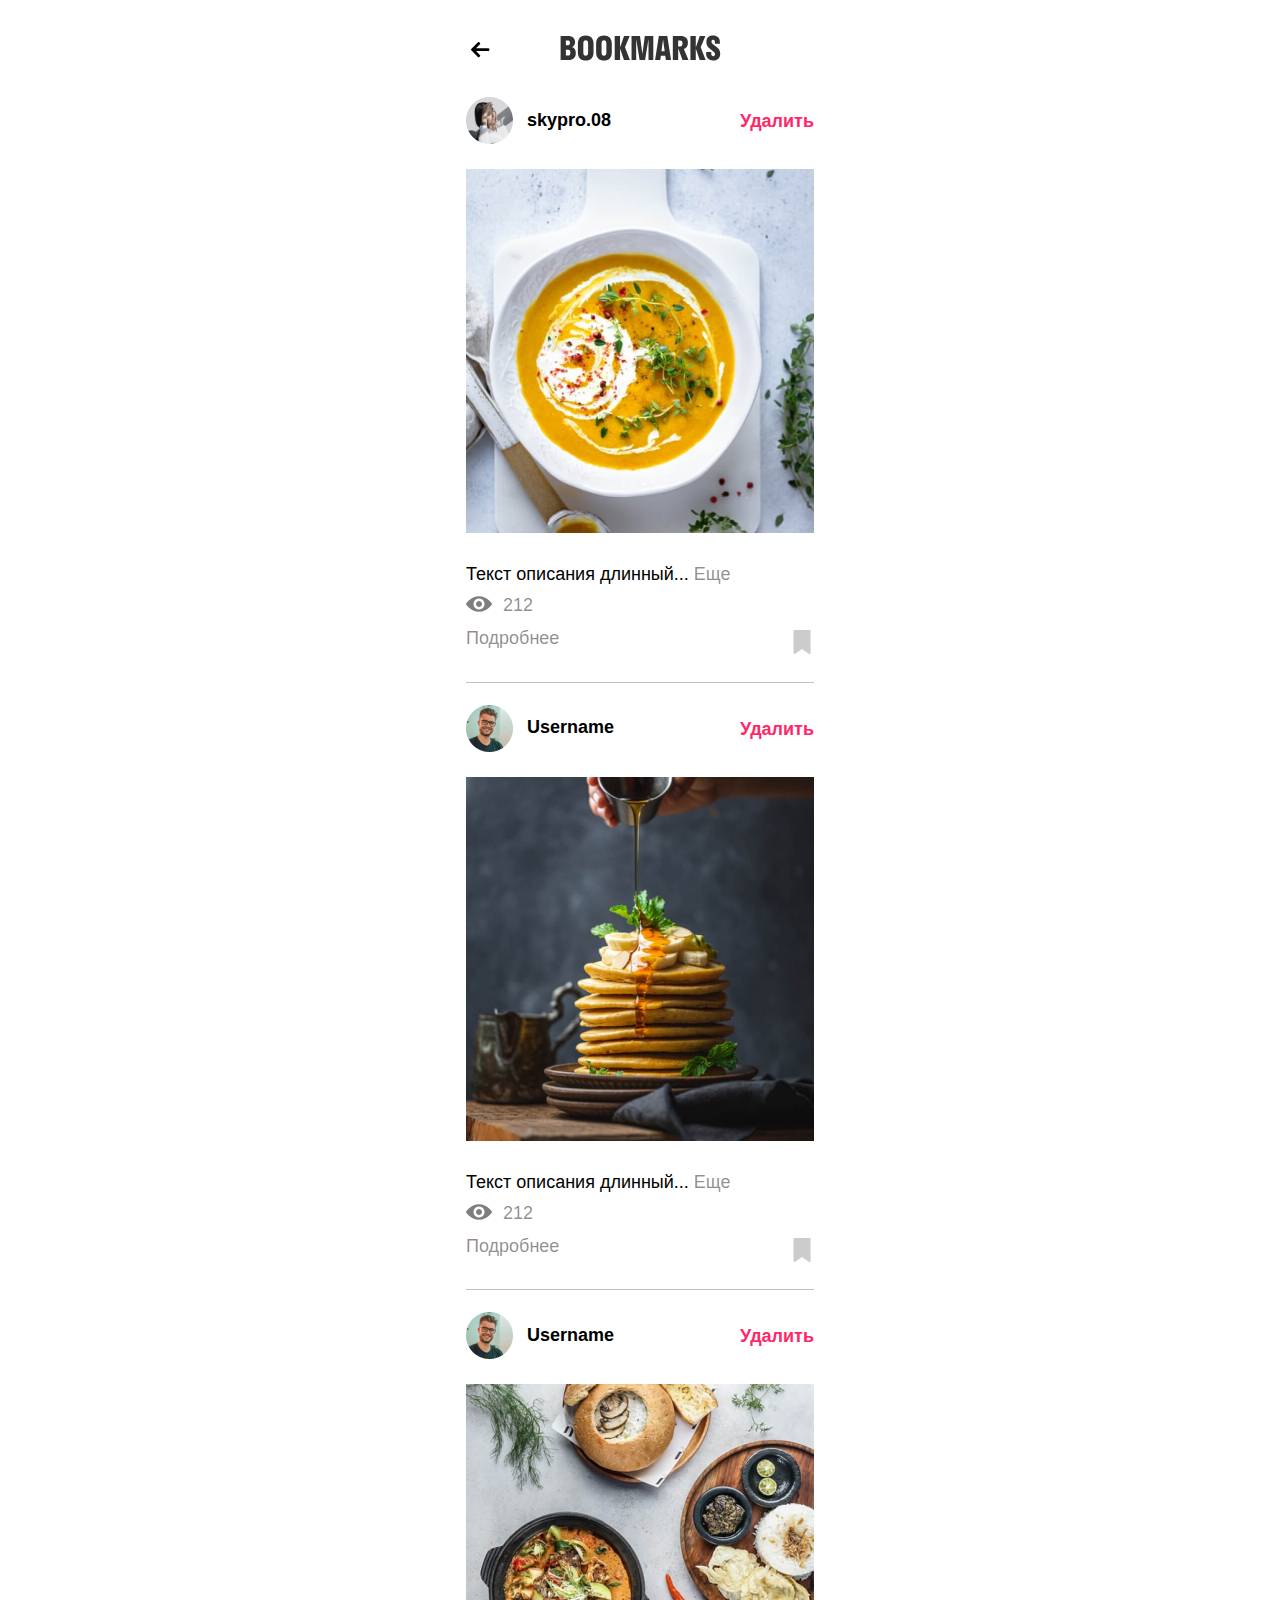
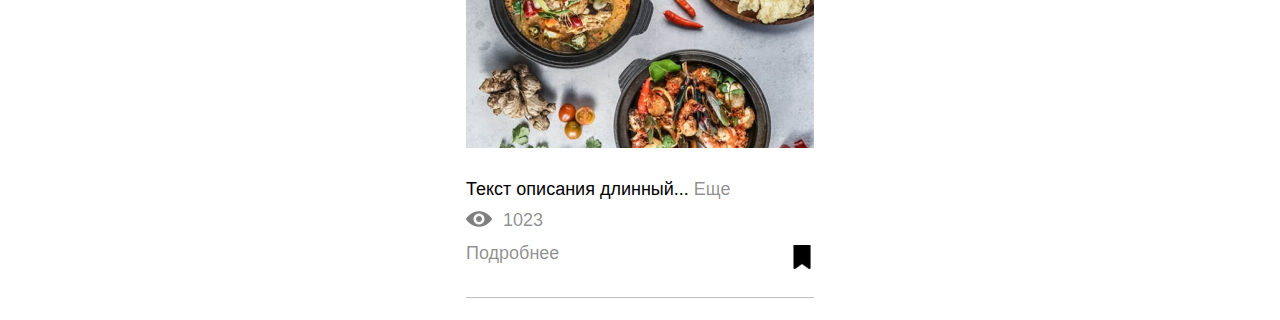
<file: templates/bookmarks.html>
<!DOCTYPE html>
<html lang="ru">

<head>
  <meta charset="UTF-8">
  <meta name="viewport" content="width=device-width, initial-scale=1.0">
  <title>SKYPROGRAM bookmarks</title>
  <link href="../static/css/styles.min.css" rel="stylesheet">
</head>

<body>
  <header class="container header">
    <div class="header__wrapper">
      <a href="/" class="header__btn-back">
        <svg class="header__btn-icon" width="19" height="16">
          <use xmlns:xlink="http://www.w3.org/1999/xlink" xlink:href="#back"></use>
        </svg>
      </a>
      <a href="/" class="header__logo-link">
        <svg class="header__logo" width="161" height="26">
          <use xmlns:xlink="http://www.w3.org/1999/xlink" xlink:href="#bookmarks"></use>
        </svg>
      </a>
    </div>
  </header>
  <main class="container">
    <section class="items">
      <div class="items__item item">
        <div class="item__top">
          <a href="/users/{{post.poster_name}}" class="item__head">
            <div class="item__ava-wrap">
              <img src="../static/img/ava1.png" alt="" class="item__ava" width="47">
            </div>
            <span class="item__username">skypro.08</span>
          </a>
          <a href="#" class="item__delete">Удалить</a>
        </div>
        <a href="/post.html" class="item__post-link">
          <img src="../static/img/post5.jpg" alt="" width="348" class="item__post-img">
        </a>
        <p class="item__descr">Текст описания длинный... <a href="/post.html" class="item__btn-more">Еще</a></p>
        <div class="item__post-info">
          <div class="item__counter">
            <img src="../static/img/eye.png" alt="" class="item__counter-icon" width="26">
            <span class="item__counter-text">212</span>
          </div>
        </div>
        <div class="item__post-bottom">
          <a href="/post.html" class="item__btn-more">Подробнее</a>
          <button type="button" class="item__bookmark-btn">
            <img src="../static/img/bookmark.png" alt="" class="item__bookmark-icon" width="24">
          </button>
        </div>
      </div>
      <div class="items__item item">
        <div class="item__top">
          <a href="/user-feed.html" class="item__head">
            <div class="item__ava-wrap">
              <img src="../static/img/ava2.png" alt="" class="item__ava" width="47">
            </div>
            <span class="item__username">Username</span>
          </a>
          <a href="#" class="item__delete">Удалить</a>
        </div>
        <a href="/post.html" class="item__post-link">
          <img src="../static/img/post6.jpg" alt="" width="348" class="item__post-img">
        </a>
        <p class="item__descr">Текст описания длинный... <a href="/post.html" class="item__btn-more">Еще</a></p>
        <div class="item__post-info">
          <div class="item__counter">
            <img src="../static/img/eye.png" alt="" class="item__counter-icon" width="26">
            <span class="item__counter-text">212</span>
          </div>
        </div>
        <div class="item__post-bottom">
          <a href="/post.html" class="item__btn-more">Подробнее</a>
          <button type="button" class="item__bookmark-btn">
            <img src="../static/img/bookmark.png" alt="" class="item__bookmark-icon" width="24">
          </button>
        </div>
      </div>
      <div class="items__item item">
        <div class="item__top">
          <a href="/user-feed.html" class="item__head">
            <div class="item__ava-wrap">
              <img src="../static/img/ava2.png" alt="" class="item__ava" width="47">
            </div>
            <span class="item__username">Username</span>
          </a>
          <a href="#" class="item__delete">Удалить</a>
        </div>
        <a href="/post.html" class="item__post-link">
          <img src="../static/img/post7.jpg" alt="" width="348" class="item__post-img">
        </a>
        <p class="item__descr">Текст описания длинный... <a href="/post.html" class="item__btn-more">Еще</a></p>
        <div class="item__post-info">
          <div class="item__counter">
            <img src="../static/img/eye.png" alt="" class="item__counter-icon" width="26">
            <span class="item__counter-text">1023</span>
          </div>
        </div>
        <div class="item__post-bottom">
          <a href="/post.html" class="item__btn-more">Подробнее</a>
          <button type="button" class="item__bookmark-btn active">
            <img src="../static/img/bookmark.png" alt="" class="item__bookmark-icon" width="24">
          </button>
        </div>
      </div>
    </section>
  </main>
  <svg xmlns="http://www.w3.org/2000/svg" style="display:none">
    <symbol id="back" viewbox="0 0 19 16" fill="none" width="19" height="16">
      <path d="m17.34 6.19.028.006H5.074L8.94 2.322c.19-.189.293-.445.293-.714 0-.269-.104-.523-.293-.713L8.338.294A.997.997 0 0 0 7.628 0a.997.997 0 0 0-.71.293L.293 6.917A.995.995 0 0 0 0 7.63c0 .27.103.524.293.713l6.625 6.625c.189.189.441.293.71.293.269 0 .52-.104.71-.293l.601-.602a.995.995 0 0 0 .293-.71.965.965 0 0 0-.293-.696L5.031 9.064h12.322c.554 0 1.02-.477 1.02-1.03v-.851c0-.554-.48-.994-1.033-.994Z" fill="#000" />
    </symbol>
    <symbol id="bookmarks" viewbox="0 0 161 26" fill="none" width="161" height="26">
      <path d="M0.6 25H8.856C12.984 25 15.8 22.6 15.8 18.216V17.576C15.8 14.824 14.328 12.936 12.088 12.04C13.912 11.208 15.064 9.672 15.064 7.336V7.016C15.064 3.08 12.248 0.999998 8.152 0.999998H0.6V25ZM7.64 5.48C9.144 5.48 9.944 6.056 9.944 7.56V7.88C9.944 9.576 9.144 10.28 7.64 10.28H5.88V5.48H7.64ZM8.056 14.76C9.528 14.76 10.36 15.464 10.36 17.384V17.704C10.36 19.688 9.528 20.52 8.056 20.52H5.88V14.76H8.056ZM25.7138 25.48C30.5778 25.48 33.5538 22.728 33.5538 17.16V8.84C33.5538 3.272 30.5778 0.519999 25.7138 0.519999C20.8498 0.519999 17.8738 3.272 17.8738 8.84V17.16C17.8738 22.728 20.8498 25.48 25.7138 25.48ZM25.7138 20.84C24.2098 20.84 23.3138 19.976 23.3138 17.32V8.68C23.3138 6.024 24.2418 5.16 25.7138 5.16C27.2178 5.16 28.1138 6.024 28.1138 8.68V17.32C28.1138 19.976 27.2178 20.84 25.7138 20.84ZM43.9638 25.48C48.8278 25.48 51.8038 22.728 51.8038 17.16V8.84C51.8038 3.272 48.8278 0.519999 43.9638 0.519999C39.0998 0.519999 36.1238 3.272 36.1238 8.84V17.16C36.1238 22.728 39.0998 25.48 43.9638 25.48ZM43.9638 20.84C42.4598 20.84 41.5638 19.976 41.5638 17.32V8.68C41.5638 6.024 42.4918 5.16 43.9638 5.16C45.4678 5.16 46.3638 6.024 46.3638 8.68V17.32C46.3638 19.976 45.4678 20.84 43.9638 20.84ZM60.0698 0.999998H54.6938V25H60.0698V13.544L63.9738 25H69.9258L64.9658 12.264L69.7018 0.999998H64.0378L60.0698 12.424V0.999998ZM85.1055 25L88.4975 3.976V25H93.2975V0.999998H84.7855L82.4175 19.08L79.9855 0.999998H71.5375V25H76.1775V3.944L79.6015 25H85.1055ZM98.8423 0.999998L95.0663 25H100.282L100.858 20.68H105.274L105.85 25H111.066L107.29 0.999998H98.8423ZM101.466 16.2L103.066 4.52L104.666 16.2H101.466ZM118.195 25V13.192L122.515 25H128.499L123.859 13.896C126.291 13.064 127.891 11.144 127.891 8.168V7.24C127.891 3.176 124.915 0.999998 120.819 0.999998H112.819V25H118.195ZM120.083 5.48C121.587 5.48 122.515 6.184 122.515 8.168V8.616C122.515 10.76 121.587 11.624 120.083 11.624H118.195V5.48H120.083ZM135.789 0.999998H130.413V25H135.789V13.544L139.693 25H145.645L140.685 12.264L145.421 0.999998H139.757L135.789 12.424V0.999998ZM146.368 6.952C146.368 10.216 147.808 12.136 149.888 13.704L152.448 15.656C154.112 16.936 155.072 17.672 155.072 19.304C155.072 20.456 154.368 21.16 153.184 21.16C152.032 21.16 151.264 20.264 151.264 18.856V17H146.144V19.08C146.144 23.208 149.312 25.48 153.184 25.48C157.056 25.48 160.224 23.24 160.224 18.664C160.224 15.56 158.688 13.608 156.64 12.072L153.984 10.024C152.416 8.84 151.488 8.136 151.488 6.568C151.488 5.448 152.192 4.84 153.152 4.84C154.208 4.84 154.88 5.544 154.88 7.016V8.68H159.904V6.92C159.904 2.6 156.928 0.519999 153.152 0.519999C149.44 0.519999 146.368 2.344 146.368 6.952Z" fill="black" fill-opacity="0.8" />
    </symbol>
  </svg>
</body>

</html>
</file>
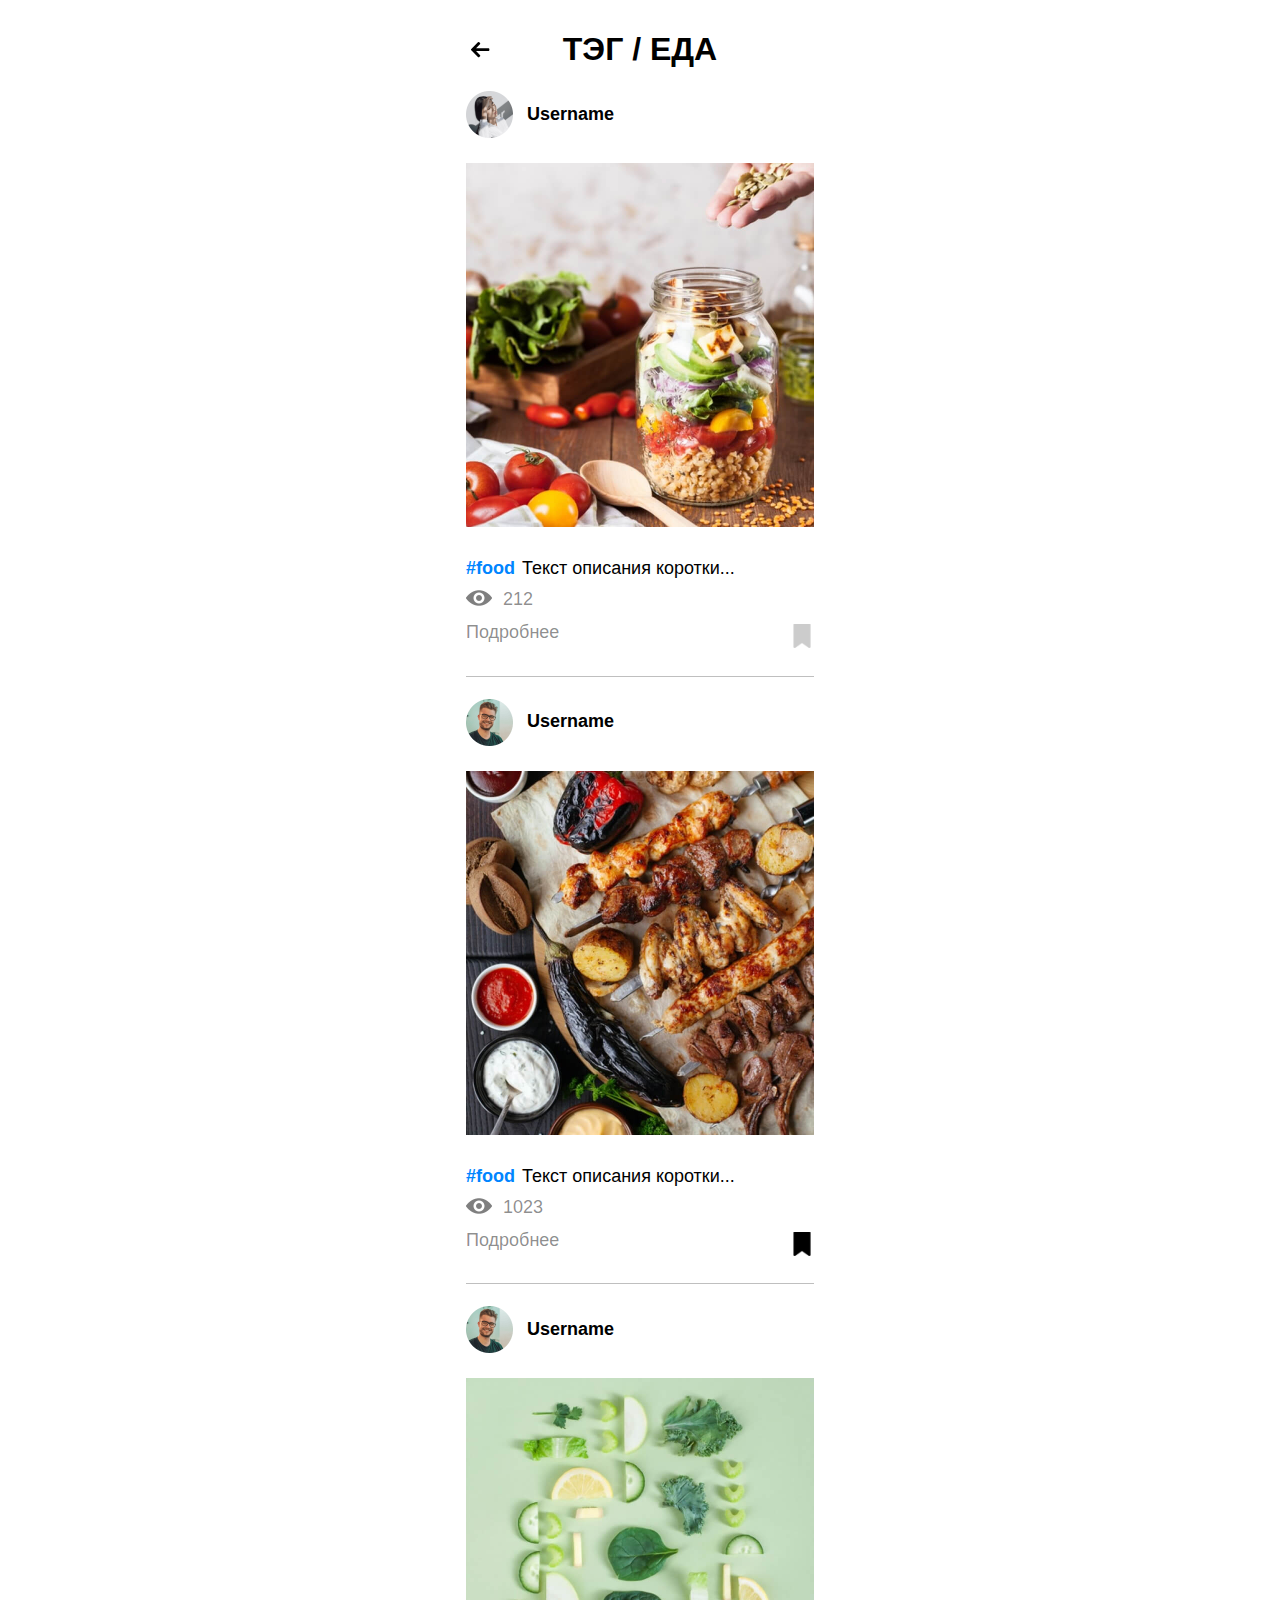
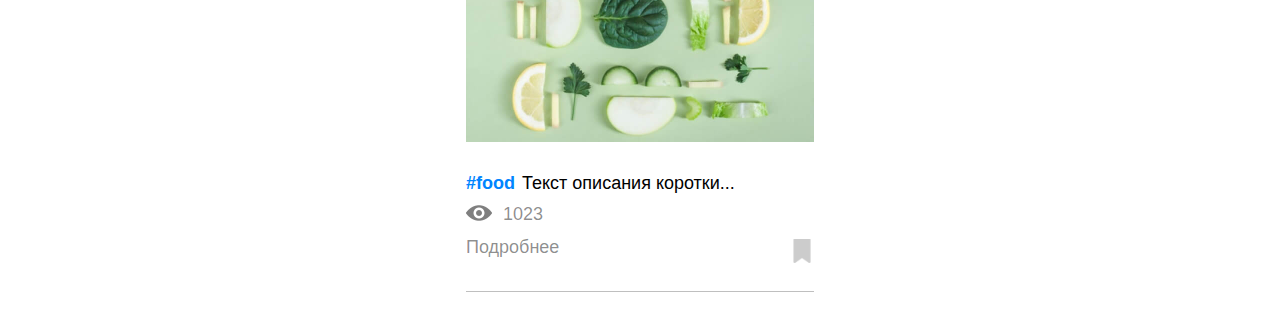
<file: templates/tag.html>
<!DOCTYPE html>
<html lang="ru">

<head>
  <meta charset="UTF-8">
  <meta name="viewport" content="width=device-width, initial-scale=1.0">
  <title>SKYPROGRAM tag</title>
  <link href="../static/css/styles.min.css" rel="stylesheet">
</head>

<body>
  <header class="container header">
    <div class="header__wrapper">
      <a href="/" class="header__btn-back">
        <svg class="header__btn-icon" width="19" height="16">
          <use xmlns:xlink="http://www.w3.org/1999/xlink" xlink:href="#back"></use>
        </svg>
      </a>
      <a href="#" class="header__nosvg">
        ТЭГ / ЕДА
      </a>
    </div>
  </header>
  <main class="container">
    <section class="items">
      <div class="items__item item">
        <div class="item__top">
          <a href="/users/{{post.poster_name}}" class="item__head">
            <div class="item__ava-wrap">
              <img src="../static/img/ava1.png" alt="" class="item__ava" width="47">
            </div>
            <span class="item__username">Username</span>
          </a>
        </div>
        <a href="/post.html" class="item__post-link">
          <img src="../static/img/post4.jpg" alt="" width="348" class="item__post-img">
        </a>
        <p class="item__descr"><a href="/tag.html" class="item__tag">#food</a> Текст описания коротки...</p>
        <div class="item__post-info">
          <div class="item__counter">
            <img src="../static/img/eye.png" alt="" class="item__counter-icon" width="26">
            <span class="item__counter-text">212</span>
          </div>
        </div>
        <div class="item__post-bottom">
          <a href="/post.html" class="item__btn-more">Подробнее</a>
          <button type="button" class="item__bookmark-btn">
            <img src="../static/img/bookmark.png" alt="" class="item__bookmark-icon" width="24">
          </button>
        </div>
      </div>
      <div class="items__item item">
        <div class="item__top">
          <a href="/user-feed.html" class="item__head">
            <div class="item__ava-wrap">
              <img src="../static/img/ava2.png" alt="" class="item__ava" width="47">
            </div>
            <span class="item__username">Username</span>
          </a>
        </div>
        <a href="/post.html" class="item__post-link">
          <img src="../static/img/post2.jpg" alt="" width="348" class="item__post-img">
        </a>
        <p class="item__descr"><a href="/tag.html" class="item__tag">#food</a> Текст описания коротки...</p>
        <div class="item__post-info">
          <div class="item__counter">
            <img src="../static/img/eye.png" alt="" class="item__counter-icon" width="26">
            <span class="item__counter-text">1023</span>
          </div>
        </div>
        <div class="item__post-bottom">
          <a href="/post.html" class="item__btn-more">Подробнее</a>
          <button type="button" class="item__bookmark-btn active">
            <img src="../static/img/bookmark.png" alt="" class="item__bookmark-icon" width="24">
          </button>
        </div>
      </div>
      <div class="items__item item">
        <div class="item__top">
          <a href="/user-feed.html" class="item__head">
            <div class="item__ava-wrap">
              <img src="../static/img/ava2.png" alt="" class="item__ava" width="47">
            </div>
            <span class="item__username">Username</span>
          </a>
        </div>
        <a href="/post.html" class="item__post-link">
          <img src="../static/img/post3.jpg" alt="" width="348" class="item__post-img">
        </a>
        <p class="item__descr"><a href="/tag.html" class="item__tag">#food</a> Текст описания коротки...</p>
        <div class="item__post-info">
          <div class="item__counter">
            <img src="../static/img/eye.png" alt="" class="item__counter-icon" width="26">
            <span class="item__counter-text">1023</span>
          </div>
        </div>
        <div class="item__post-bottom">
          <a href="/post.html" class="item__btn-more">Подробнее</a>
          <button type="button" class="item__bookmark-btn">
            <img src="../static/img/bookmark.png" alt="" class="item__bookmark-icon" width="24">
          </button>
        </div>
      </div>
    </section>
  </main>
  <svg xmlns="http://www.w3.org/2000/svg" style="display:none">
    <symbol id="back" viewbox="0 0 19 16" fill="none" width="19" height="16">
      <path d="m17.34 6.19.028.006H5.074L8.94 2.322c.19-.189.293-.445.293-.714 0-.269-.104-.523-.293-.713L8.338.294A.997.997 0 0 0 7.628 0a.997.997 0 0 0-.71.293L.293 6.917A.995.995 0 0 0 0 7.63c0 .27.103.524.293.713l6.625 6.625c.189.189.441.293.71.293.269 0 .52-.104.71-.293l.601-.602a.995.995 0 0 0 .293-.71.965.965 0 0 0-.293-.696L5.031 9.064h12.322c.554 0 1.02-.477 1.02-1.03v-.851c0-.554-.48-.994-1.033-.994Z" fill="#000" />
    </symbol>
    <symbol id="tag" viewbox="0 0 144 26" fill="none" width="144" height="26">
      <path d="M9.664 25V5.64h3.904V1H.32v4.64h3.904V25h5.44Zm7.178-24-3.776 24h5.216l.576-4.32h4.416L23.85 25h5.216L25.29 1h-8.448Zm2.624 15.2 1.6-11.68 1.6 11.68h-3.2Zm17.532 9.28c2.273 0 4.033-.928 5.056-2.848V25h3.968V12.04h-8.16v4.32h2.72v1.12c0 2.464-.928 3.36-2.4 3.36-1.504 0-2.4-.896-2.4-3.52V8.68c0-2.656.929-3.52 2.4-3.52 1.505 0 2.4.864 2.4 3.52v1.344h5.44V8.84c0-5.568-2.975-8.32-7.84-8.32-4.864 0-7.84 2.752-7.84 8.32v8.32c0 5.568 2.56 8.32 6.657 8.32ZM59.58 25l8-24h-3.84l-8 24h3.84Zm23.24 0v-9.28h5.472v-4.64H82.82V5.64h6.272V1H77.444v24h5.376Zm16.019.48c4.864 0 7.84-2.752 7.84-8.32V8.84c0-5.568-2.976-8.32-7.84-8.32s-7.84 2.752-7.84 8.32v8.32c0 5.568 2.976 8.32 7.84 8.32Zm0-4.64c-1.504 0-2.4-.864-2.4-3.52V8.68c0-2.656.928-3.52 2.4-3.52 1.504 0 2.4.864 2.4 3.52v8.64c0 2.656-.896 3.52-2.4 3.52Zm18.25 4.64c4.864 0 7.84-2.752 7.84-8.32V8.84c0-5.568-2.976-8.32-7.84-8.32s-7.84 2.752-7.84 8.32v8.32c0 5.568 2.976 8.32 7.84 8.32Zm0-4.64c-1.504 0-2.4-.864-2.4-3.52V8.68c0-2.656.928-3.52 2.4-3.52 1.504 0 2.4.864 2.4 3.52v8.64c0 2.656-.896 3.52-2.4 3.52ZM135.339 1h-7.52v24h7.52c4.864 0 7.84-2.688 7.84-8.16V9.16c0-5.472-2.976-8.16-7.84-8.16Zm0 19.36h-2.08V5.64h2.08c1.504 0 2.4.832 2.4 3.36v8c0 2.528-.896 3.36-2.4 3.36Z" fill="#000" fill-opacity=".8" />
    </symbol>
  </svg>
</body>

</html>
</file>
<file: static/css/styles.min.css>
/*! normalize.css v8.0.1 | MIT License | github.com/necolas/normalize.css */

@import url("https://fonts.googleapis.com/css2?family=Roboto:wght@300;400;500;700;900&display=swap");

html {
	line-height: 1.15;
	-webkit-text-size-adjust: 100%
}

body {
	margin: 0
}

main {
	display: block
}

h1 {
	font-size: 2em;
	margin: 0.67em 0
}

hr {
	box-sizing: content-box;
	height: 0;
	overflow: visible
}

pre {
	font-family: monospace, monospace;
	font-size: 1em
}

a {
	background-color: transparent
}

abbr[title] {
	border-bottom: none;
	text-decoration: underline;
	text-decoration: underline dotted
}

b,
strong {
	font-weight: bolder
}

code,
kbd,
samp {
	font-family: monospace, monospace;
	font-size: 1em
}

small {
	font-size: 80%
}

sub,
sup {
	font-size: 75%;
	line-height: 0;
	position: relative;
	vertical-align: baseline
}

sub {
	bottom: -0.25em
}

sup {
	top: -0.5em
}

img {
	border-style: none
}

button,
input,
optgroup,
select,
textarea {
	font-family: inherit;
	font-size: 100%;
	line-height: 1.15;
	margin: 0
}

button,
input {
	overflow: visible
}

button,
select {
	text-transform: none
}

button,
[type="button"],
[type="reset"],
[type="submit"] {
	-webkit-appearance: button
}

button::-moz-focus-inner,
[type="button"]::-moz-focus-inner,
[type="reset"]::-moz-focus-inner,
[type="submit"]::-moz-focus-inner {
	border-style: none;
	padding: 0
}

button:-moz-focusring,
[type="button"]:-moz-focusring,
[type="reset"]:-moz-focusring,
[type="submit"]:-moz-focusring {
	outline: 1px dotted ButtonText
}

fieldset {
	padding: 0.35em 0.75em 0.625em
}

legend {
	box-sizing: border-box;
	color: inherit;
	display: table;
	max-width: 100%;
	padding: 0;
	white-space: normal
}

progress {
	vertical-align: baseline
}

textarea {
	overflow: auto
}

[type="checkbox"],
[type="radio"] {
	box-sizing: border-box;
	padding: 0
}

[type="number"]::-webkit-inner-spin-button,
[type="number"]::-webkit-outer-spin-button {
	height: auto
}

[type="search"] {
	-webkit-appearance: textfield;
	outline-offset: -2px
}

[type="search"]::-webkit-search-decoration {
	-webkit-appearance: none
}

::-webkit-file-upload-button {
	-webkit-appearance: button;
	font: inherit
}

details {
	display: block
}

summary {
	display: list-item
}

template {
	display: none
}

[hidden] {
	display: none
}

body {
	font-family: 'Arial', sans-sefir;
	font-size: 18px;
	font-weight: 400;
	line-height: 29px;
	color: #000;
	background: #fff
}

a {
	cursor: pointer
}

p {
	margin: 0;
	padding: 0
}

img {
	height: auto
}

input,
button,
textarea {
	box-sizing: border-box;
	font-family: 'Arial', serif
}

.container {
	padding-left: 30px;
	padding-right: 30px;
	width: 100%;
	max-width: 348px;
	margin: 0 auto
}

.header__wrapper {
	position: relative;
	display: -webkit-box;
	display: -webkit-flex;
	display: -ms-flexbox;
	display: flex;
	-webkit-box-pack: center;
	-webkit-justify-content: center;
	-ms-flex-pack: center;
	justify-content: center;
	width: 100%;
	padding: 35px 0 27px
}

.header__btn-back {
	position: absolute;
	left: 5px;
	top: 38px
}

.header__nosvg {

    color: #000;
    font-size: 32px;
    text-decoration: none;
    font-weight: bold;

}

.header__logo-link {
	text-decoration: none
}

.header__logo {
	max-width: 100%
}

.header__logo-text {
  margin-top:0;
  color: black;
  text-transform: uppercase;
}

.header__bookmark-btn {
	position: absolute;
	right: 0;
	top: 34px;
	text-decoration: none;
	display: block
}

.header__bookmark-icon {
	display: inline-block;
	vertical-align: middle
}

.header__bookmark-counter {
	font-size: 18px;
	font-weight: bold;
	color: #000;
	vertical-align: middle
}

.item {
	margin-bottom: 22px;
	padding-bottom: 23px;
	border-bottom: 1px solid rgba(0, 0, 0, 0.25)
}

.item--post {
	border-bottom: none
}

.item__top {
	display: -webkit-box;
	display: -webkit-flex;
	display: -ms-flexbox;
	display: flex;
	-webkit-box-pack: justify;
	-webkit-justify-content: space-between;
	-ms-flex-pack: justify;
	justify-content: space-between;
	-webkit-box-align: start;
	-webkit-align-items: start;
	-ms-flex-align: start;
	align-items: start
}

.item__delete {
	display: inline-block;
	padding-top: 10px;
	font-weight: bold;
	text-decoration: none;
	color: #FF2768
}

.item__head {
	display: -webkit-box;
	display: -webkit-flex;
	display: -ms-flexbox;
	display: flex;
	-webkit-box-align: center;
	-webkit-align-items: center;
	-ms-flex-align: center;
	align-items: center;
	text-decoration: none;
	margin-bottom: 16px
}

.item__ava-wrap {
	padding-right: 14px
}

.item__username {
	font-weight: bold;
	color: #000;
	padding-bottom: 10px
}

.item__post-link {
	display: block;
	line-height: 0;
	margin-bottom: 27px
}

.item__hide {
	margin-bottom: 2px
	width: 350px;
  	white-space: nowrap;
  	overflow: hidden;
  	text-overflow: ellipsis;
}

.item__descr {
	margin-bottom: 2px
}

.item__text {
	margin-top: 23px;
	margin-bottom: 29px
}

.item__tag {
	display: inline-block;
	padding-right: 2px;
	font-weight: bold;
	color: #0085FF;
	text-decoration: none
}

.item__post-info {
	display: -webkit-box;
	display: -webkit-flex;
	display: -ms-flexbox;
	display: flex;
	-webkit-box-pack: justify;
	-webkit-justify-content: space-between;
	-ms-flex-pack: justify;
	justify-content: space-between;
	-webkit-box-align: center;
	-webkit-align-items: center;
	-ms-flex-align: center;
	align-items: center
}

.item__counter {
	display: -webkit-box;
	display: -webkit-flex;
	display: -ms-flexbox;
	display: flex;
	-webkit-box-align: center;
	-webkit-align-items: center;
	-ms-flex-align: center;
	align-items: center
}

.item__counter-icon {
	width: 26px;
	padding-bottom: 3px
}

.item__counter-text {
	padding-left: 11px;
	color: rgba(0, 0, 0, 0.45)
}

.item__comments-counter {
	color: rgba(0, 0, 0, 0.45)
}

.item__btn-more {
	display: inline-block;
	color: rgba(0, 0, 0, 0.45);
	text-decoration: none
}

.item__post-bottom {
	padding-top: 4px;
	display: -webkit-box;
	display: -webkit-flex;
	display: -ms-flexbox;
	display: flex;
	-webkit-box-pack: justify;
	-webkit-justify-content: space-between;
	-ms-flex-pack: justify;
	justify-content: space-between
}

.item__bookmark-btn {
	padding: 0;
	padding-top: 6px;
	border: none;
	outline: none;
	background: none;
	box-shadow: none;
	opacity: 0.2;
	-webkit-transition: all 0.5s linear;
	transition: all 0.5s linear
}

.item__bookmark-btn.active,
.item__bookmark-btn:hover {
	opacity: 1
}

.item__top .item__bookmark-btn {
	margin-top: 5px
}

.item__bottom {
	padding-top: 24px;
	padding-bottom: 30px;
	border-top: 1px solid #000;
	line-height: 20px
}

.item__comments {
	padding-top: 20px;
	margin-bottom: 32px;
	border-bottom: 1px solid rgba(0, 0, 0, 0.25)
}

.item__comment {
	margin-bottom: 23px
}

.search {
	padding-bottom: 28px;
	margin-bottom: 28px;
	border-bottom: 1px solid rgba(0, 0, 0, 0.25)
}

.search__input {
	display: block;
	width: 100%;
	padding: 18px 18px 16px;
	background: rgba(196, 196, 196, 0.25);
	border-radius: 6px;
	border: none;
	box-shadow: none;
	outline: none
}

.search__results {
	padding-top: 20px;
	text-align: center;
	font-size: 18px;
	color: rgba(0, 0, 0, 0.45)
}

.comment-form__input-wrap {
	margin-bottom: 20px
}

.comment-form__input,
.comment-form__textarea {
	display: block;
	width: 100%;
	padding: 12px 10px;
	border-radius: 6px;
	border: 1px solid rgba(0, 0, 0, 0.45);
	outline: none
}

.comment-form__btn {
	color: #fff;
	padding: 16px 24px;
	border-radius: 6px;
	background: #000;
	border: none;
	outline: none;
	-webkit-transition: all 0.5s linear;
	transition: all 0.5s linear
}

.comment-form__btn:hover {
	opacity: 0.75
}


/*# sourceMappingURL=styles.min.css.map */
</file>
